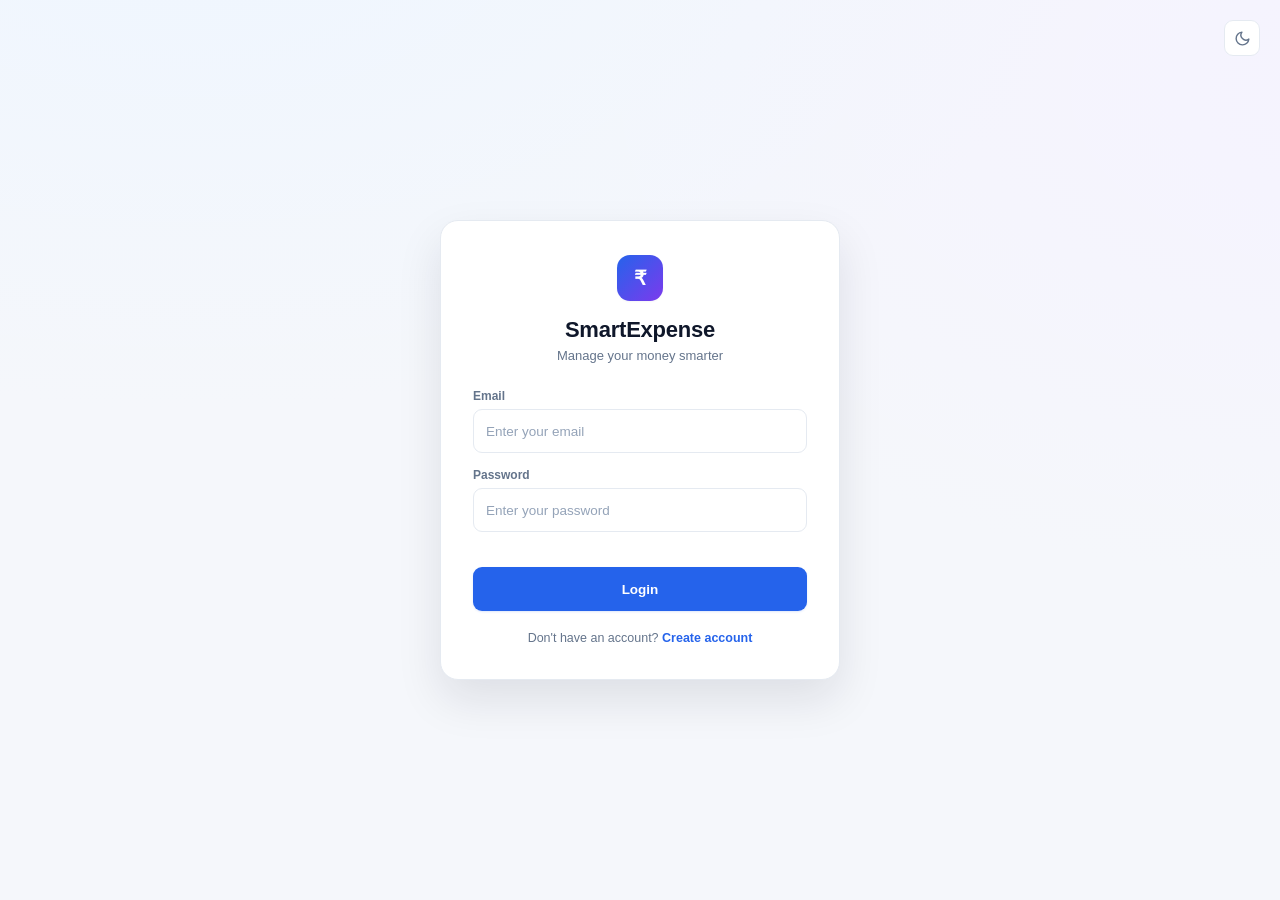
<file: index.html>
<!DOCTYPE html>
<html lang="en">
<head>
    <meta charset="UTF-8">
    <meta name="viewport" content="width=device-width, initial-scale=1.0">
    <title>SmartExpense</title>
    <link rel="icon" href="data:image/svg+xml,<svg xmlns=%22http://www.w3.org/2000/svg%22 viewBox=%220 0 100 100%22><text y=%22.9em%22 font-size=%2290%22>💸</text></svg>">
    <!-- Fallback for browsers with JS disabled -->
    <noscript><meta http-equiv="refresh" content="0; url=login.html"></noscript>
    <style>
        * { box-sizing: border-box; margin: 0; padding: 0; }
        body {
            min-height: 100vh;
            display: flex;
            align-items: center;
            justify-content: center;
            font-family: -apple-system, BlinkMacSystemFont, "Segoe UI", Roboto, Helvetica, Arial, sans-serif;
            background:
                radial-gradient(900px 500px at 15% -10%, #eff6ff, transparent),
                radial-gradient(900px 500px at 110% 10%, #f5f3ff, transparent),
                #f5f7fb;
        }
        .splash {
            display: flex;
            flex-direction: column;
            align-items: center;
            gap: 14px;
        }
        .logo {
            width: 52px;
            height: 52px;
            display: grid;
            place-items: center;
            border-radius: 15px;
            color: #fff;
            font-weight: 700;
            font-size: 22px;
            background: linear-gradient(135deg, #2563eb, #7c3aed);
            box-shadow: 0 10px 30px rgba(37, 99, 235, 0.25);
            animation: pulse 1.4s ease-in-out infinite;
        }
        @keyframes pulse {
            0%, 100% { transform: scale(1); }
            50% { transform: scale(1.06); }
        }
        .splash p {
            font-size: 13px;
            color: #64748b;
        }
    </style>
    <script>
        (function () {
            var user = localStorage.getItem("smartExpenseCurrentUser");
            window.location.replace(user ? "dashboard.html" : "login.html");
        })();
    </script>
</head>
<body>
    <div class="splash">
        <div class="logo">₹</div>
        <p>Loading SmartExpense…</p>
    </div>
</body>
</html>
</file>
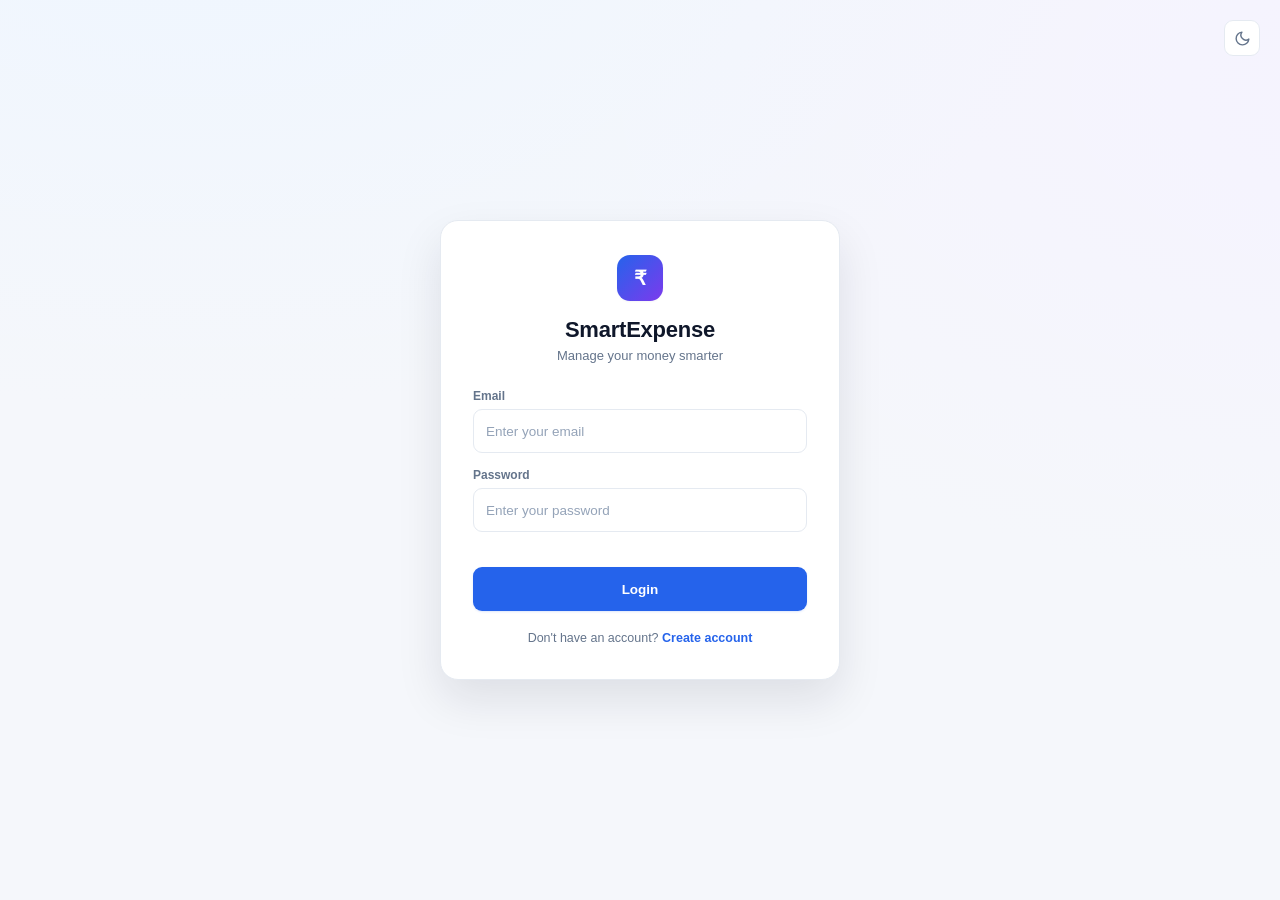
<file: analytics.html>
<!DOCTYPE html>
<html lang="en">
<head>
    <meta charset="UTF-8">
    <meta name="viewport" content="width=device-width, initial-scale=1.0">
    <title>Analytics | SmartExpense</title>
    <link rel="icon"
        href="data:image/svg+xml,<svg xmlns='http://www.w3.org/2000/svg' viewBox='0 0 100 100'><text y='.9em' font-size='90'>💸</text></svg>">

    <link rel="stylesheet" href="theme.css">
    <link rel="stylesheet" href="analytics.css">
    <script>
        const theme = localStorage.getItem("smartExpenseTheme");

        if (theme === "dark") {
            document.documentElement.setAttribute("data-theme", "dark");
        }
    </script>
</head>
<body>
    <!-- NAVBAR -->
    <nav class="navbar">
        <a href="dashboard.html" class="brand">
            <div class="logo">₹</div>
            SmartExpense
        </a>
        <div class="nav-links">
            <a href="dashboard.html">
                Dashboard
            </a>
            <a href="budget.html">
                Budget
            </a>
            <a href="transactions.html">
                Transactions
            </a>
            <a href="analytics.html" class="active">
                Analytics
            </a>
        </div>
        <div class="profile-area">
            <!-- Theme -->
            <button
                class="icon-btn theme-toggle"
                id="themeToggle"
                type="button">
                <svg class="moon"
                    viewBox="0 0 24 24"
                    fill="none"
                    stroke="currentColor"
                    stroke-width="2">
                    <path d="M21 12.79A9 9 0 1 1 11.21 3
                             7 7 0 0 0 21 12.79z">
                    </path>
                </svg>
                <svg class="sun"
                    viewBox="0 0 24 24"
                    fill="none"
                    stroke="currentColor"
                    stroke-width="2">
                    <circle cx="12" cy="12" r="4"></circle
                    <path d="M12 2v2
                             M12 20v2
                             M4.93 4.93l1.41 1.41
                             M17.66 17.66l1.41 1.41
                             M2 12h2
                             M20 12h2
                             M6.34 17.66l-1.41 1.41
                             M19.07 4.93l-1.41 1.41">
                    </path>
                </svg>
            </button>
            <!-- User -->
            <div class="avatar" id="userAvatar">
                U
            </div>
            <div class="profile-meta">
                <span class="profile-name" id="userName">
                    User
                </span>

            </div>
            <!-- Logout -->
            <button class="logout" id="logoutBtn">
                <svg
                    viewBox="0 0 24 24"
                    fill="none"
                    stroke="currentColor"
                    stroke-width="2">
                    <path d="M9 21H5a2 2 0 0 1-2-2V5
                             a2 2 0 0 1 2-2h4">
                    </path>
                    <polyline points="16 17 21 12 16 7">
                    </polyline>
                    <line x1="21" y1="12" x2="9" y2="12">
                    </line>
                </svg>
                Logout
            </button>
        </div>

    </nav>
    <!-- ANALYTICS -->
    <main class="analytics">
        <div class="page-heading">
            <h1>Analytics</h1>
            <p>
                Understand your spending habits.
            </p>

        </div>
        <!-- CHARTS -->
        <div class="chart-grid">
            <!-- INCOME VS EXPENSE -->
            <div class="chart-card">
                <h2>Income vs Expense</h2>
                <div class="income-chart">
                    <div class="bar-row">
                        <p>
                            Income
                            <strong id="analyticsIncome">
                                ₹0
                            </strong>
                        </p>
                        <div class="bar">
                            <span
                                id="incomeBar"
                                class="income-fill">
                            </span>
                        </div>

                    </div>
                    <div class="bar-row">
                        <p>
                            Expense
                            <strong id="analyticsExpense">
                                ₹0
                            </strong>
                        </p>
                        <div class="bar">
                            <span
                                id="expenseBar"
                                class="expense-fill">
                            </span>
                        </div>
                    </div>
                </div>
                <div
                    class="savings-rate"
                    id="savingsRate">
                </div>

            </div>
            <!-- TOP CATEGORY -->
            <div class="chart-card">
                <h2>Top Spending Category</h2>
                <p
                    id="topCategory"
                    class="top-category-label">

                    No data available
                </p>
                <div class="bar">
                    <span
                        id="categoryBar"
                        class="category-fill-bar">
                    </span>
                </div>
            </div>
        </div>
        <!-- FULL BREAKDOWN -->
        <div class="chart-card full-width">
            <h2>Spending by Category</h2>
            <p class="muted">
                Every category, ranked by total spend.
            </p>
            <div
                id="fullBreakdown"
                class="full-breakdown">
            </div>
        </div>
    </main>
    <footer>
        © 2026 SmartExpense — Built for smarter money habits
    </footer>
    <script src="shared.js"></script>
    <script src="analytics.js"></script>
</body>
</html>
</file>
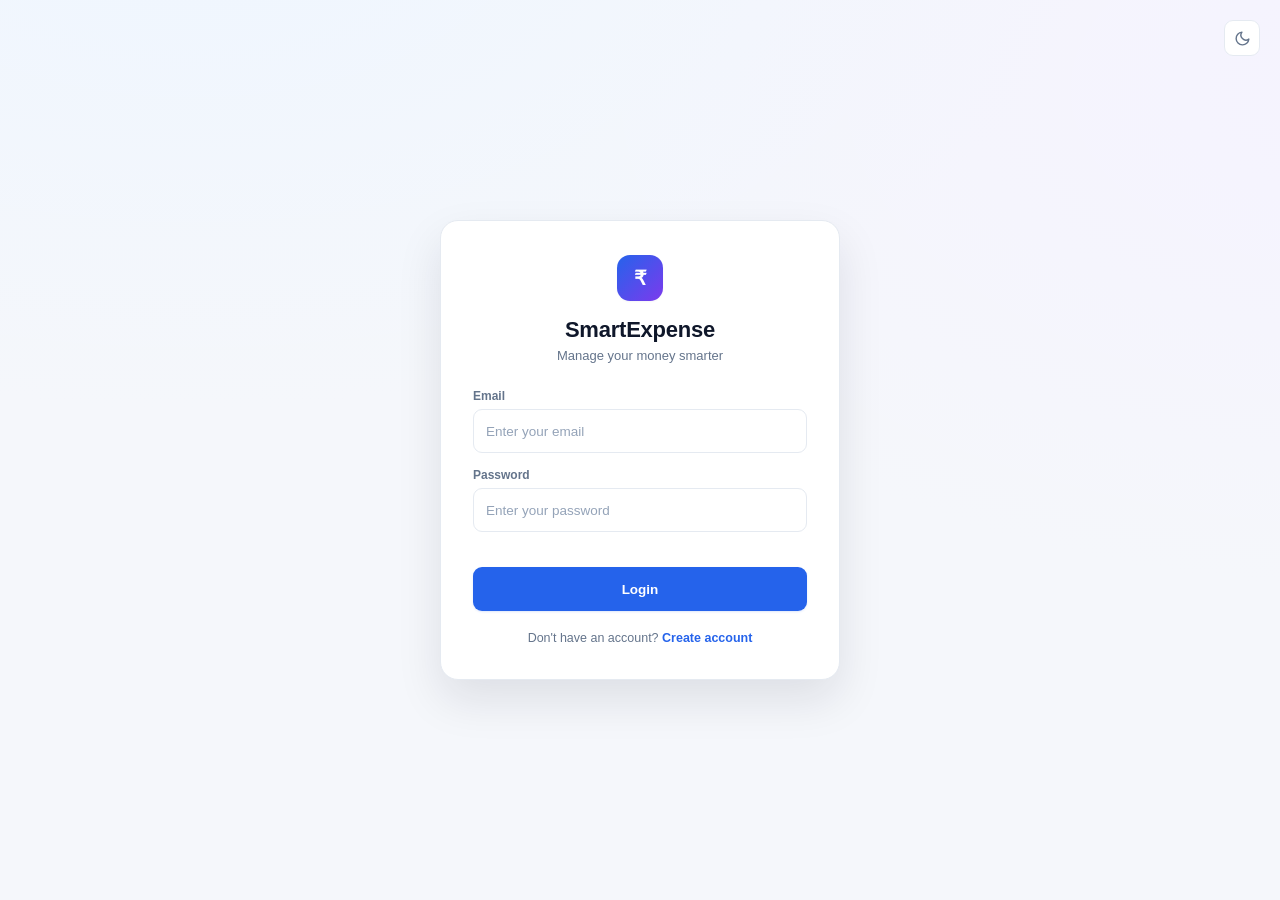
<file: budget.html>
<!DOCTYPE html>
<html lang="en">
<head>
    <meta charset="UTF-8">
    <meta
        name="viewport"
        content="width=device-width, initial-scale=1.0"
    >
    <title>Budget | SmartExpense</title>
    <link rel="icon" href="data:image/svg+xml,<svg xmlns=%22http://www.w3.org/2000/svg%22 viewBox=%220 0 100 100%22><text y=%22.9em%22 font-size=%2290%22>💸</text></svg>">
    <link rel="stylesheet" href="theme.css">
    <link
        rel="stylesheet"
        href="budget.css"
    >
    <script>
        (function () {
            var t = localStorage.getItem("smartExpenseTheme");
            if (t === "dark") document.documentElement.setAttribute("data-theme", "dark");
        })();
    </script>
</head>
<body>
<!-- NAVBAR -->
<nav class="navbar">
    <a href="dashboard.html" class="brand">
        <div class="logo">₹</div>
        SmartExpense
    </a>
    <div class="nav-links">
        <a href="dashboard.html">
            <svg viewBox="0 0 24 24" fill="none" stroke="currentColor" stroke-width="2" stroke-linecap="round" stroke-linejoin="round"><rect x="3" y="3" width="7" height="7"/><rect x="14" y="3" width="7" height="7"/><rect x="14" y="14" width="7" height="7"/><rect x="3" y="14" width="7" height="7"/></svg>
            Dashboard
        </a>
        <a href="budget.html" class="active">
            <svg viewBox="0 0 24 24" fill="none" stroke="currentColor" stroke-width="2" stroke-linecap="round" stroke-linejoin="round"><path d="M21 12V7H5a2 2 0 0 1 0-4h14v4"/><path d="M3 5v14a2 2 0 0 0 2 2h16v-5"/><path d="M18 12a2 2 0 0 0 0 4h4v-4Z"/></svg>
            Budget
        </a>
        <a href="transactions.html">
            <svg viewBox="0 0 24 24" fill="none" stroke="currentColor" stroke-width="2" stroke-linecap="round" stroke-linejoin="round"><line x1="8" y1="6" x2="21" y2="6"/><line x1="8" y1="12" x2="21" y2="12"/><line x1="8" y1="18" x2="21" y2="18"/><line x1="3" y1="6" x2="3.01" y2="6"/><line x1="3" y1="12" x2="3.01" y2="12"/><line x1="3" y1="18" x2="3.01" y2="18"/></svg>
            Transactions
        </a>
        <a href="analytics.html">
            <svg viewBox="0 0 24 24" fill="none" stroke="currentColor" stroke-width="2" stroke-linecap="round" stroke-linejoin="round"><line x1="12" y1="20" x2="12" y2="10"/><line x1="18" y1="20" x2="18" y2="4"/><line x1="6" y1="20" x2="6" y2="16"/></svg>
            Analytics
        </a>
    </div>
    <div class="profile-area">
        <button class="icon-btn theme-toggle" id="themeToggle" type="button" aria-label="Toggle dark mode">
            <svg class="moon" viewBox="0 0 24 24" fill="none" stroke="currentColor" stroke-width="2" stroke-linecap="round" stroke-linejoin="round"><path d="M21 12.79A9 9 0 1 1 11.21 3 7 7 0 0 0 21 12.79z"/></svg>
            <svg class="sun" viewBox="0 0 24 24" fill="none" stroke="currentColor" stroke-width="2" stroke-linecap="round" stroke-linejoin="round"><circle cx="12" cy="12" r="4"/><path d="M12 2v2M12 20v2M4.93 4.93l1.41 1.41M17.66 17.66l1.41 1.41M2 12h2M20 12h2M6.34 17.66l-1.41 1.41M19.07 4.93l-1.41 1.41"/></svg>
        </button>
        <div class="avatar" id="userAvatar">U</div>
        <div class="profile-meta">
            <span class="profile-name" id="userName">User</span>
        </div
        <button class="logout" id="logoutBtn">
            <svg viewBox="0 0 24 24" fill="none" stroke="currentColor" stroke-width="2" stroke-linecap="round" stroke-linejoin="round"><path d="M9 21H5a2 2 0 0 1-2-2V5a2 2 0 0 1 2-2h4"/><polyline points="16 17 21 12 16 7"/><line x1="21" y1="12" x2="9" y2="12"/></svg>
            Logout
        </button>
    </div>
</nav>
<main class="budget-page">
    <div class="page-heading">
        <h1>Monthly Budget</h1>
        <p>
            Set a spending limit and track your progress.
        </p>
    </div>
    <div class="budget-card">
        <div class="budget-form">
            <input
                type="number"
                id="budgetInput"
                placeholder="Enter budget amount"
                min="1"
            >
            <button id="saveBudget" class="btn">
                Set Budget
            </button>
        </div>
        <div class="budget-info">
            <div>
                <span>Budget</span>
                <strong id="budgetAmount">
                    ₹0
                </strong>
            </div>
            <div>
                <span>Spent</span>
                <strong id="budgetSpent">
                    ₹0
                </strong>
            </div>
            <div>
                <span>Remaining</span>

                <strong id="budgetRemaining">
                    ₹0
                </strong>
            </div>
        </div>
        <div class="progress">
            <div
                class="progress-bar"
                id="budgetProgress"
            ></div>
        </div>
        <p id="budgetMessage">
            Set your monthly budget to start.
        </p>
    </div>
    <!-- CATEGORY BREAKDOWN -->
    <div class="budget-card">
        <div class="section-title">
            <h2>Spending by Category</h2>
            <p>How this month's expenses are split across categories.</p>
        </div>
        <div id="categoryBreakdown" class="category-breakdown">
            <div class="empty-state">
                <svg viewBox="0 0 24 24" fill="none" stroke="currentColor" stroke-width="1.6" stroke-linecap="round" stroke-linejoin="round"><path d="M21 12V7H5a2 2 0 0 1 0-4h14v4"/><path d="M3 5v14a2 2 0 0 0 2 2h16v-5"/><path d="M18 12a2 2 0 0 0 0 4h4v-4Z"/></svg>
                <strong>No expenses recorded yet</strong>
                <span>Add transactions to see the breakdown here</span>
            </div>
        </div>
    </div>
</main>
<footer>
    © 2026 SmartExpense — Built for smarter money habits
</footer>
<script src="shared.js"></script>
<script src="budget.js"></script>
<script src="auth.js"></script>
</body>
</html>
</file>
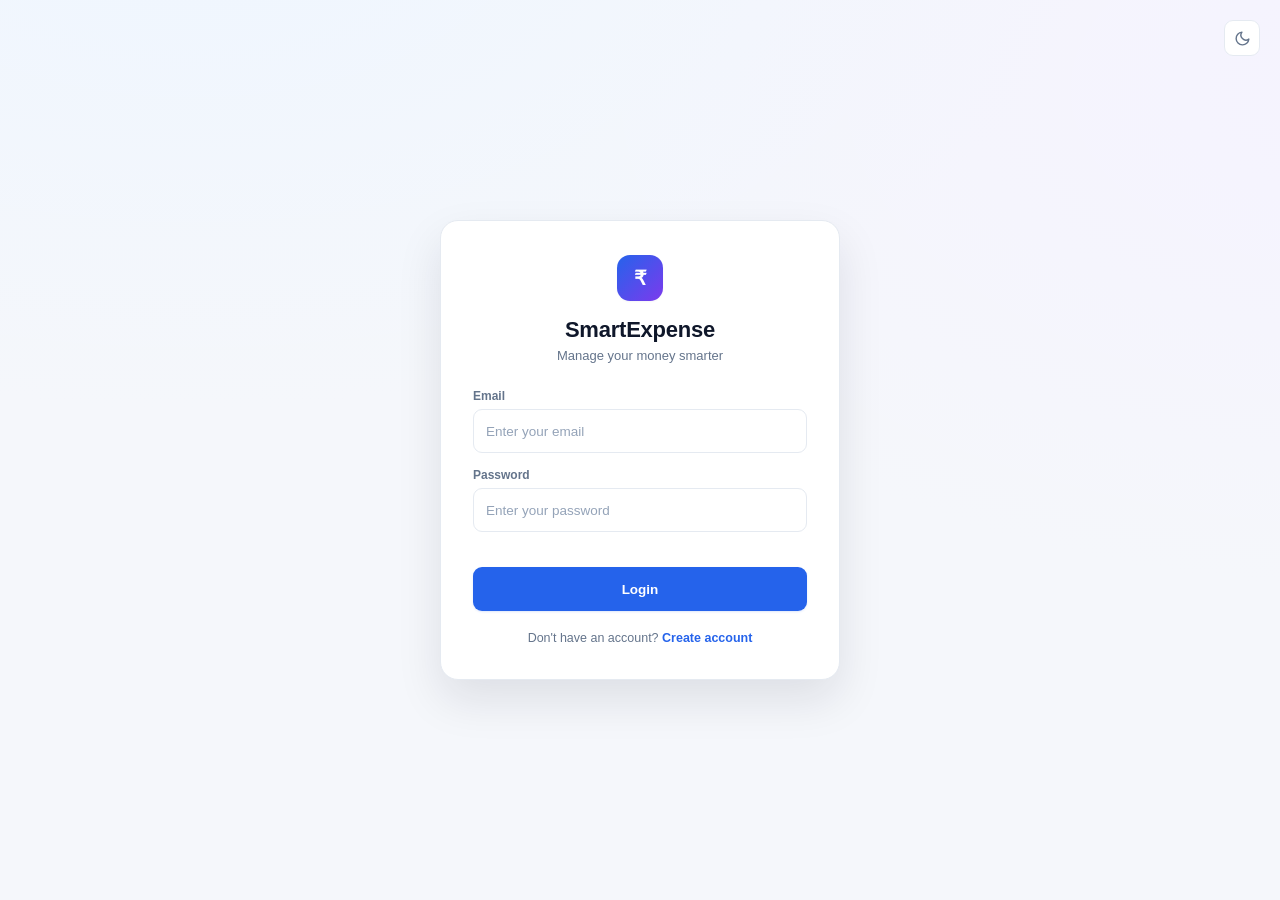
<file: dashboard.html>
<!DOCTYPE html>
<html lang="en">
<head>
    <meta charset="UTF-8">
    <meta name="viewport" content="width=device-width, initial-scale=1.0">
    <title>Dashboard | SmartExpense</title>
    <link rel="stylesheet" href="theme.css">
    <link rel="stylesheet" href="dashboard.css">

    <script>
        if (localStorage.getItem("smartExpenseTheme") === "dark") {
            document.documentElement.setAttribute("data-theme", "dark");
        }
    </script>
</head>

<body>

<nav class="navbar">

    <a href="dashboard.html" class="brand">
        <div class="logo">₹</div>
        SmartExpense
    </a>

    <div class="nav-links">
        <a href="dashboard.html" class="active">Dashboard</a>
        <a href="budget.html">Budget</a>
        <a href="transactions.html">Transactions</a>
        <a href="analytics.html">Analytics</a>
    </div>

    <div class="profile-area">

        <button class="icon-btn theme-toggle" id="themeToggle" type="button">
            🌙
        </button>

        <div class="avatar" id="userAvatar">U</div>

        <div class="profile-meta">
            <span class="profile-name" id="userName">User</span>
            <small>Welcome back</small>
        </div>

        <button class="logout" id="logoutBtn" type="button">
            Logout
        </button>

    </div>
</nav>

<main class="dashboard">

    <section class="hero">
        <h1>
            <span id="greetingWord">Welcome back</span>,
            <span id="welcomeName">User</span> 👋
        </h1>
        <p>Your financial overview at a glance.</p>
    </section>

    <section class="stats">

        <div class="card">
            <div class="card-top">
                <p>Total Income</p>
                <span class="card-icon income-icon">↑</span>
            </div>
            <h2 class="income" id="totalIncome">₹0</h2>
        </div>

        <div class="card">
            <div class="card-top">
                <p>Total Expenses</p>
                <span class="card-icon expense-icon">↓</span>
            </div>
            <h2 class="expense" id="totalExpense">₹0</h2>
        </div>

        <div class="card">
            <div class="card-top">
                <p>Balance</p>
                <span class="card-icon balance-icon">₹</span>
            </div>
            <h2 class="balance" id="totalBalance">₹0</h2>
        </div>

        <div class="card">
            <div class="card-top">
                <p>Transactions</p>
                <span class="card-icon count-icon">☷</span>
            </div>
            <h2 id="transactionCount">0</h2>
        </div>

    </section>

    <section class="main-grid">

        <div class="panel">

            <div class="panel-header">
                <div>
                    <h2>Add Transaction</h2>
                    <p>Record your income or expense</p>
                </div>
            </div>

            <form id="transactionForm">

                <div class="transaction-toggle">

                    <label class="toggle-option">
                        <input type="radio" name="type" value="income" checked>
                        <span>Income</span>
                    </label>

                    <label class="toggle-option">
                        <input type="radio" name="type" value="expense">
                        <span>Expense</span>
                    </label>

                </div>

                <div class="form-grid">

                    <div>
                        <label>Amount</label>
                        <input
                            type="number"
                            id="amount"
                            placeholder="₹0"
                            min="0.01"
                            step="0.01"
                            required
                        >
                    </div>

                    <div>
                        <label>Category</label>
                        <select id="category" required>
                            <option value="">Select</option>
                            <option>Food</option>
                            <option>Travel</option>
                            <option>Shopping</option>
                            <option>Bills</option>
                            <option>Education</option>
                            <option>Salary</option>
                            <option>Other</option>
                        </select>
                    </div>

                </div>

                <div>
                    <label>Description</label>
                    <input
                        type="text"
                        id="description"
                        placeholder="Example: Lunch"
                        required
                    >
                </div>

                <div>
                    <label>Date</label>
                    <input type="date" id="date" required>
                </div>

                <button type="submit" class="btn">
                    + Add Transaction
                </button>

            </form>

        </div>

        <div class="panel">

            <div class="panel-header">
                <div>
                    <h2>Recent Transactions</h2>
                    <p>Your latest activity</p>
                </div>

                <a href="transactions.html" class="view-all">
                    View All
                </a>
            </div>

            <div class="recent-list" id="recentTransactions">

                <div class="empty-state">
                    <strong>No transactions yet</strong>
                    <span>Add your first one using the form</span>
                </div>

            </div>

        </div>

    </section>

</main>

<footer>
    © 2026 SmartExpense — Built for smarter money habits
</footer>

<script src="shared.js"></script>
<script src="dashboard.js"></script>
<script src="auth.js"></script>

</body>
</html>
</file>
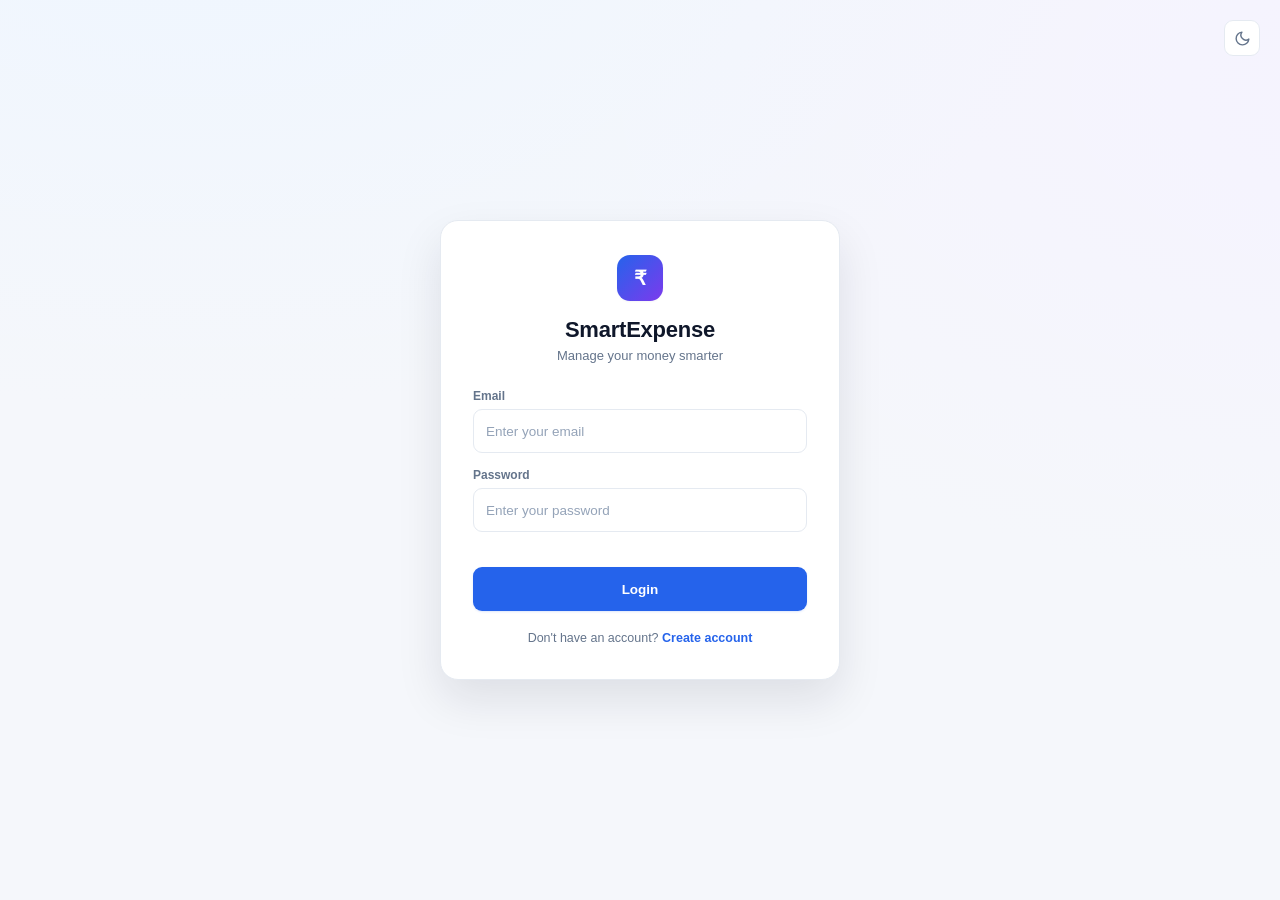
<file: login.html>
<!DOCTYPE html>
<html lang="en">
<head>
    <meta charset="UTF-8">
    <meta name="viewport" content="width=device-width, initial-scale=1.0">
    <title>Login | SmartExpense</title>
    <link rel="icon" href="data:image/svg+xml,<svg xmlns=%22http://www.w3.org/2000/svg%22 viewBox=%220 0 100 100%22><text y=%22.9em%22 font-size=%2290%22>💸</text></svg>">
    <link rel="stylesheet" href="theme.css">
    <link rel="stylesheet" href="login.css">
    <script>
        (function () {
            var t = localStorage.getItem("smartExpenseTheme");
            if (t === "dark") document.documentElement.setAttribute("data-theme", "dark");
        })();
    </script>
</head>
<body>
<button class="icon-btn theme-toggle auth-theme-toggle" id="themeToggle" type="button" aria-label="Toggle dark mode">
    <svg class="moon" viewBox="0 0 24 24" fill="none" stroke="currentColor" stroke-width="2" stroke-linecap="round" stroke-linejoin="round"><path d="M21 12.79A9 9 0 1 1 11.21 3 7 7 0 0 0 21 12.79z"/></svg>
    <svg class="sun" viewBox="0 0 24 24" fill="none" stroke="currentColor" stroke-width="2" stroke-linecap="round" stroke-linejoin="round"><circle cx="12" cy="12" r="4"/><path d="M12 2v2M12 20v2M4.93 4.93l1.41 1.41M17.66 17.66l1.41 1.41M2 12h2M20 12h2M6.34 17.66l-1.41 1.41M19.07 4.93l-1.41 1.41"/></svg>
</button>
<div class="login-page">
    <div class="login-card">
       <div class="logo">₹</div>
        <h1>SmartExpense</h1>
        <p class="subtitle">
            Manage your money smarter
        </p>
        <form id="loginForm">
            <label>Email</label>
            <input
                type="email"
                id="loginEmail"
                placeholder="Enter your email"
                required
            >
            <label>Password</label>
            <input
                type="password"
                id="loginPassword"
                placeholder="Enter your password"
                required
            >
            <p id="loginMessage"></p>
            <button type="submit" class="btn" style="width:100%;">
                Login
            </button>
        </form>
        <p class="signup-link">
            Don't have an account?
            <a href="signup.html">Create account</a>
        </p>
    </div>
</div>
<script src="shared.js"></script>
<script src="auth.js"></script>
</body>
</html>
</file>
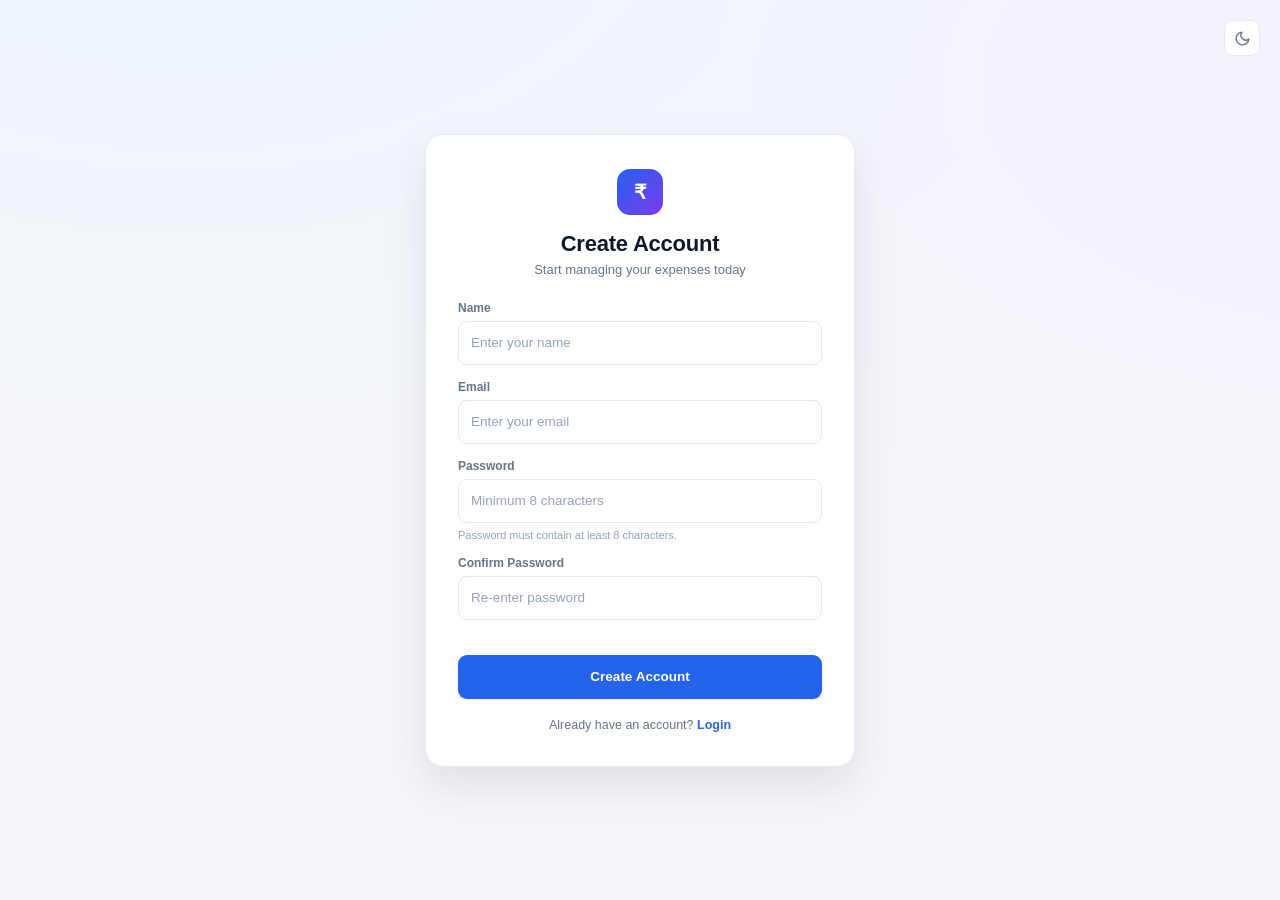
<file: signup.html>
<!DOCTYPE html>
<html lang="en">
<head>
    <meta charset="UTF-8">
    <meta name="viewport" content="width=device-width, initial-scale=1.0">
    <title>Sign Up | SmartExpense</title>
    <link rel="icon" href="data:image/svg+xml,<svg xmlns=%22http://www.w3.org/2000/svg%22 viewBox=%220 0 100 100%22><text y=%22.9em%22 font-size=%2290%22>💸</text></svg>">
    <link rel="stylesheet" href="theme.css">
    <link rel="stylesheet" href="signup.css">
    <script>
        (function () {
            var t = localStorage.getItem("smartExpenseTheme");
            if (t === "dark") document.documentElement.setAttribute("data-theme", "dark");
        })();
    </script>
</head>
<body>
<button class="icon-btn theme-toggle auth-theme-toggle" id="themeToggle" type="button" aria-label="Toggle dark mode">
    <svg class="moon" viewBox="0 0 24 24" fill="none" stroke="currentColor" stroke-width="2" stroke-linecap="round" stroke-linejoin="round"><path d="M21 12.79A9 9 0 1 1 11.21 3 7 7 0 0 0 21 12.79z"/></svg>
    <svg class="sun" viewBox="0 0 24 24" fill="none" stroke="currentColor" stroke-width="2" stroke-linecap="round" stroke-linejoin="round"><circle cx="12" cy="12" r="4"/><path d="M12 2v2M12 20v2M4.93 4.93l1.41 1.41M17.66 17.66l1.41 1.41M2 12h2M20 12h2M6.34 17.66l-1.41 1.41M19.07 4.93l-1.41 1.41"/></svg>
</button>
<div class="signup-page">
    <div class="signup-card">
        <div class="logo">₹</div>
        <h1>Create Account</h1>
        <p class="subtitle">
            Start managing your expenses today
        </p>
        <form id="signupForm">
            <label>Name</label>
            <input
                type="text"
                id="signupName"
                placeholder="Enter your name"
                required
            >
            <label>Email</label>
            <input
                type="email"
                id="signupEmail"
                placeholder="Enter your email"
                required
            >
            <label>Password</label>
            <input
                type="password"
                id="signupPassword"
                placeholder="Minimum 8 characters"
                required
            >
            <p class="password-info">
                Password must contain at least 8 characters.
            </p>
            <label>Confirm Password</label>
            <input
                type="password"
                id="confirmPassword"
                placeholder="Re-enter password"
                required
            >
            <p id="signupMessage"></p>
            <button type="submit" class="btn" style="width:100%;">
                Create Account
            </button>
        </form>
        <p class="login-link">
            Already have an account?
            <a href="login.html">Login</a>
        </p>
    </div>
</div>
<script src="shared.js"></script>
<script src="auth.js"></script>
</body>
</html>
</file>
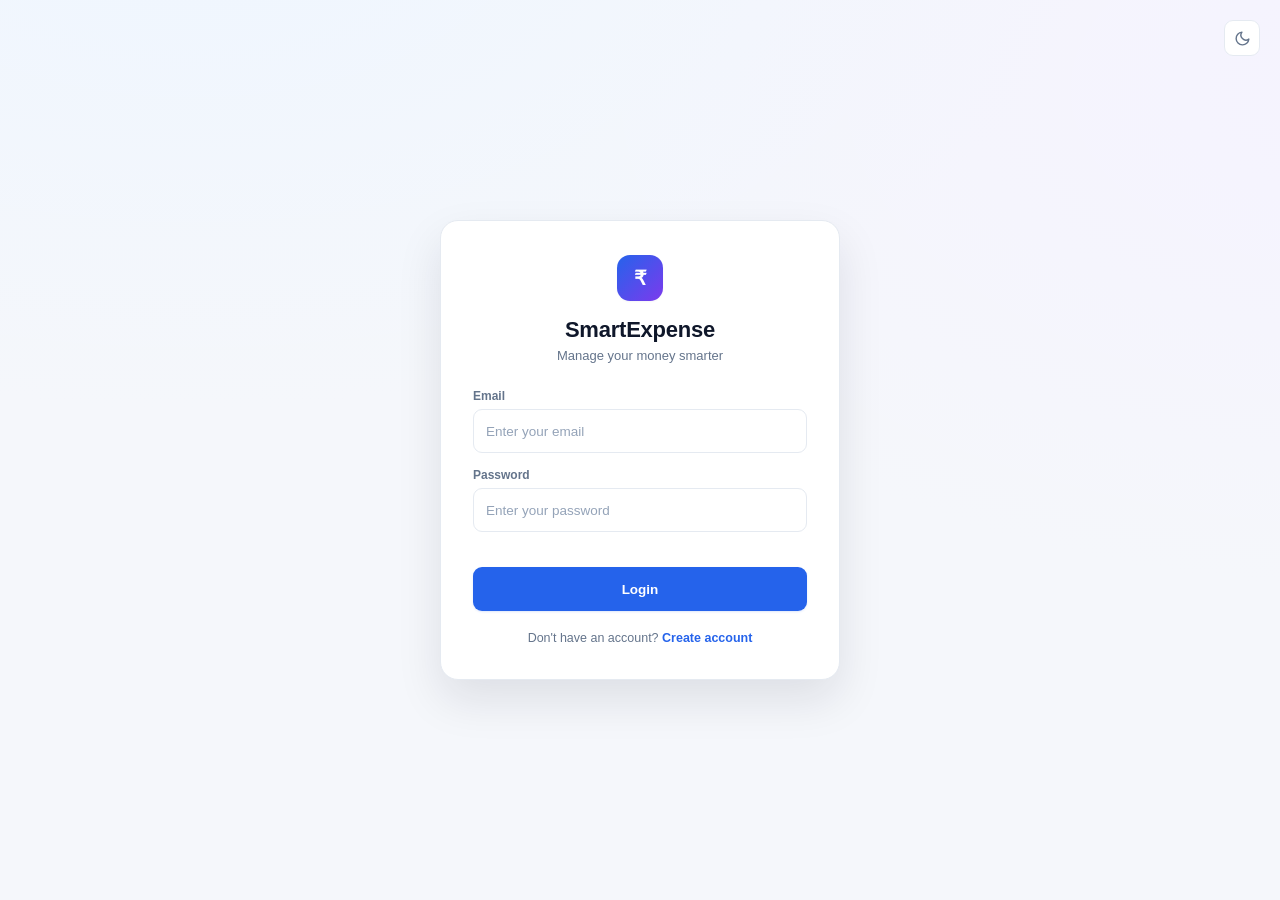
<file: transactions.html>
<!DOCTYPE html>
<html lang="en">
<head>
    <meta charset="UTF-8">
    <meta
        name="viewport"
        content="width=device-width, initial-scale=1.0"
    >
    <title>Transactions | SmartExpense</title>
    <link rel="icon" href="data:image/svg+xml,<svg xmlns=%22http://www.w3.org/2000/svg%22 viewBox=%220 0 100 100%22><text y=%22.9em%22 font-size=%2290%22>💸</text></svg>">
    <link rel="stylesheet" href="theme.css">
    <link
        rel="stylesheet"
        href="transactions.css"
    >
    <script>
        (function () {
            var t = localStorage.getItem("smartExpenseTheme");
            if (t === "dark") document.documentElement.setAttribute("data-theme", "dark");
        })();
    </script>
</head>
<body>
<!-- NAVBAR -->
<nav class="navbar">
    <a href="dashboard.html" class="brand">
        <div class="logo">₹</div>
        SmartExpense
    </a>
    <div class="nav-links">
        <a href="dashboard.html">
            <svg viewBox="0 0 24 24" fill="none" stroke="currentColor" stroke-width="2" stroke-linecap="round" stroke-linejoin="round"><rect x="3" y="3" width="7" height="7"/><rect x="14" y="3" width="7" height="7"/><rect x="14" y="14" width="7" height="7"/><rect x="3" y="14" width="7" height="7"/></svg>
            Dashboard
        </a>
        <a href="budget.html">
            <svg viewBox="0 0 24 24" fill="none" stroke="currentColor" stroke-width="2" stroke-linecap="round" stroke-linejoin="round"><path d="M21 12V7H5a2 2 0 0 1 0-4h14v4"/><path d="M3 5v14a2 2 0 0 0 2 2h16v-5"/><path d="M18 12a2 2 0 0 0 0 4h4v-4Z"/></svg>
            Budget
        </a>
        <a href="transactions.html" class="active">
            <svg viewBox="0 0 24 24" fill="none" stroke="currentColor" stroke-width="2" stroke-linecap="round" stroke-linejoin="round"><line x1="8" y1="6" x2="21" y2="6"/><line x1="8" y1="12" x2="21" y2="12"/><line x1="8" y1="18" x2="21" y2="18"/><line x1="3" y1="6" x2="3.01" y2="6"/><line x1="3" y1="12" x2="3.01" y2="12"/><line x1="3" y1="18" x2="3.01" y2="18"/></svg>
            Transactions
        </a>
        <a href="analytics.html">
            <svg viewBox="0 0 24 24" fill="none" stroke="currentColor" stroke-width="2" stroke-linecap="round" stroke-linejoin="round"><line x1="12" y1="20" x2="12" y2="10"/><line x1="18" y1="20" x2="18" y2="4"/><line x1="6" y1="20" x2="6" y2="16"/></svg>
            Analytics
        </a>
    </div>
    <div class="profile-area">
        <button class="icon-btn theme-toggle" id="themeToggle" type="button" aria-label="Toggle dark mode">
            <svg class="moon" viewBox="0 0 24 24" fill="none" stroke="currentColor" stroke-width="2" stroke-linecap="round" stroke-linejoin="round"><path d="M21 12.79A9 9 0 1 1 11.21 3 7 7 0 0 0 21 12.79z"/></svg>
            <svg class="sun" viewBox="0 0 24 24" fill="none" stroke="currentColor" stroke-width="2" stroke-linecap="round" stroke-linejoin="round"><circle cx="12" cy="12" r="4"/><path d="M12 2v2M12 20v2M4.93 4.93l1.41 1.41M17.66 17.66l1.41 1.41M2 12h2M20 12h2M6.34 17.66l-1.41 1.41M19.07 4.93l-1.41 1.41"/></svg>
        </button>
        <div class="avatar" id="userAvatar">U</div>
        <div class="profile-meta">
            <span class="profile-name" id="userName">User</span>
        </div>
        <button class="logout" id="logoutBtn">
            <svg viewBox="0 0 24 24" fill="none" stroke="currentColor" stroke-width="2" stroke-linecap="round" stroke-linejoin="round"><path d="M9 21H5a2 2 0 0 1-2-2V5a2 2 0 0 1 2-2h4"/><polyline points="16 17 21 12 16 7"/><line x1="21" y1="12" x2="9" y2="12"/></svg>
            Logout
        </button>
    </div>
</nav>
<main class="transactions">
    <div class="page-heading">
        <div>
            <h1>Transactions</h1>
            <p>Search, filter, and manage everything you've logged.</p>
        </div>
        <button id="exportCsv" class="btn secondary">
            <svg viewBox="0 0 24 24" fill="none" stroke="currentColor" stroke-width="2" stroke-linecap="round" stroke-linejoin="round" width="15" height="15"><path d="M21 15v4a2 2 0 0 1-2 2H5a2 2 0 0 1-2-2v-4"/><polyline points="7 10 12 15 17 10"/><line x1="12" y1="15" x2="12" y2="3"/></svg>
            Export CSV
        </button>
    </div>
    <div class="transaction-card">
        <div class="filters">
            <div class="search-wrap">
                <svg viewBox="0 0 24 24" fill="none" stroke="currentColor" stroke-width="2" stroke-linecap="round" stroke-linejoin="round"><circle cx="11" cy="11" r="8"/><line x1="21" y1="21" x2="16.65" y2="16.65"/></svg>
                <input
                    type="text"
                    id="searchInput"
                    placeholder="Search by description..."
                >
            </div>
            <select id="typeFilter">
                <option value="all">All Types</option>
                <option value="income">Income</option>
                <option value="expense">Expense</option>
            </select>
            <select id="categoryFilter">
                <option value="all">All Categories</option>
                <option>Food</option>
                <option>Travel</option>
                <option>Shopping</option>
                <option>Bills</option>
                <option>Education</option>
                <option>Salary</option>
                <option>Other</option>
            </select>
        </div>
        <div class="table-wrap">
            <table>
                <thead>
                    <tr>
                        <th>Date</th>
                        <th>Description</th>
                        <th>Category</th>
                        <th>Type</th>
                        <th>Amount</th>
                        <th></th>
                    </tr>
                </thead>
                <tbody id="transactionTable"></tbody>
            </table>
        </div>
    </div>
</main>
<footer>
    © 2026 SmartExpense — Built for smarter money habits
</footer>
<script src="shared.js"></script>
<script src="transactions.js"></script>
<script src="auth.js"></script>
</body>
</html>
</file>
<file: theme.css>
:root {
    --brand: #2563eb;
    --brand-dark: #1d4ed8;
    --brand-light: #eff6ff;
    --accent: #7c3aed;
    --accent-light: #f5f3ff;
    --success: #059669;
    --success-light: #ecfdf5;
    --danger: #e11d48;
    --danger-light: #fff1f2;
    --warning: #d97706;
    --warning-light: #fffbeb;
    --bg: #f5f7fb;
    --surface: #ffffff;
    --surface-alt: #f8fafc;
    --border: #e5eaf1;
    --text: #0f172a;
    --text-muted: #64748b;
    --text-faint: #94a3b8;
    --radius-sm: 8px;
    --radius-md: 14px;
    --radius-lg: 18px;
    --shadow-sm: 0 1px 2px rgba(15, 23, 42, 0.04);
    --shadow-md: 0 10px 30px rgba(15, 23, 42, 0.06);
    --shadow-lg: 0 20px 45px rgba(15, 23, 42, 0.10);
    --font: "Inter", -apple-system, BlinkMacSystemFont, "Segoe UI", Roboto, Helvetica, Arial, sans-serif;
    color-scheme: light;
}
[data-theme="dark"] {
    --bg: #0b1120;
    --surface: #131c2e;
    --surface-alt: #17233a;
    --border: #24314a;
    --text: #e7ecf5;
    --text-muted: #97a4bb;
    --text-faint: #64748b;

    --brand-light: #16233f;
    --accent-light: #221c3e;
    --success-light: #0e2b25;
    --danger-light: #34141d;
    --warning-light: #33260c;

    --shadow-sm: 0 1px 2px rgba(0, 0, 0, 0.25);
    --shadow-md: 0 10px 30px rgba(0, 0, 0, 0.35);
    --shadow-lg: 0 20px 45px rgba(0, 0, 0, 0.45);

    color-scheme: dark;
}

* {
    box-sizing: border-box;
    margin: 0;
    padding: 0;
}

body {
    font-family: var(--font);
    background: var(--bg);
    color: var(--text);
    transition: background 0.2s ease, color 0.2s ease;
    -webkit-font-smoothing: antialiased;
}

::selection {
    background: var(--brand);
    color: #fff;
}

a { color: inherit; }

/* =========================================================
   Navbar
   ========================================================= */

.navbar {
    position: sticky;
    top: 0;
    z-index: 50;
    height: 66px;
    display: flex;
    align-items: center;
    gap: 18px;
    padding: 0 5%;
    background: var(--surface);
    border-bottom: 1px solid var(--border);
    backdrop-filter: saturate(180%) blur(8px);
}

.brand {
    display: flex;
    align-items: center;
    gap: 10px;
    margin-right: auto;
    font-weight: 700;
    font-size: 15px;
    letter-spacing: -0.01em;
    color: var(--text);
    text-decoration: none;
}

.logo {
    width: 34px;
    height: 34px;
    display: grid;
    place-items: center;
    border-radius: 10px;
    color: #fff;
    font-weight: 700;
    background: linear-gradient(135deg, var(--brand), var(--accent));
    box-shadow: var(--shadow-sm);
}

.nav-links {
    display: flex;
    gap: 6px;
}

.nav-links a {
    display: flex;
    align-items: center;
    gap: 7px;
    text-decoration: none;
    color: var(--text-muted);
    font-size: 13px;
    font-weight: 500;
    padding: 8px 12px;
    border-radius: 8px;
    transition: background 0.15s ease, color 0.15s ease;
}

.nav-links a:hover {
    background: var(--surface-alt);
    color: var(--text);
}

.nav-links a.active {
    background: var(--brand-light);
    color: var(--brand);
}

.nav-links a svg {
    width: 15px;
    height: 15px;
    flex-shrink: 0;
}

.profile-area {
    display: flex;
    align-items: center;
    gap: 14px;
}

.icon-btn {
    display: grid;
    place-items: center;
    width: 36px;
    height: 36px;
    border-radius: 9px;
    border: 1px solid var(--border);
    background: var(--surface);
    color: var(--text-muted);
    cursor: pointer;
    transition: background 0.15s ease, color 0.15s ease, transform 0.1s ease;
}

.icon-btn:hover {
    background: var(--surface-alt);
    color: var(--text);
}

.icon-btn:active { transform: scale(0.94); }

.icon-btn svg { width: 17px; height: 17px; }

.theme-toggle .sun { display: none; }
[data-theme="dark"] .theme-toggle .sun { display: block; }
[data-theme="dark"] .theme-toggle .moon { display: none; }

.avatar {
    width: 34px;
    height: 34px;
    display: grid;
    place-items: center;
    border-radius: 50%;
    color: #fff;
    font-weight: 700;
    font-size: 13px;
    background: linear-gradient(135deg, var(--brand), var(--accent));
    flex-shrink: 0;
}

.profile-name {
    font-size: 13px;
    font-weight: 600;
    color: var(--text);
}

.profile-meta {
    display: flex;
    flex-direction: column;
    line-height: 1.25;
}

.profile-meta small {
    font-size: 11px;
    color: var(--text-faint);
}

.logout {
    display: flex;
    align-items: center;
    gap: 6px;
    padding: 8px 13px;
    border: 1px solid var(--danger-light);
    border-radius: 8px;
    color: var(--danger);
    background: var(--danger-light);
    font-size: 12px;
    font-weight: 600;
    cursor: pointer;
    transition: filter 0.15s ease;
    font-family: var(--font);
}

.logout:hover { filter: brightness(0.96); }
.logout svg { width: 14px; height: 14px; }

/* =========================================================
   Buttons & Inputs (shared across pages)
   ========================================================= */

.btn {
    display: inline-flex;
    align-items: center;
    justify-content: center;
    gap: 8px;
    border: 0;
    border-radius: 9px;
    padding: 0 18px;
    height: 44px;
    font-family: var(--font);
    font-weight: 600;
    font-size: 13.5px;
    cursor: pointer;
    background: var(--brand);
    color: #fff;
    transition: background 0.15s ease, transform 0.1s ease, box-shadow 0.15s ease;
    box-shadow: 0 1px 2px rgba(37, 99, 235, 0.15);
}

.btn:hover { background: var(--brand-dark); }
.btn:active { transform: translateY(1px); }

.btn.secondary {
    background: var(--surface);
    color: var(--text);
    border: 1px solid var(--border);
    box-shadow: none;
}

.btn.secondary:hover { background: var(--surface-alt); }

label {
    display: block;
    margin-bottom: 6px;
    font-size: 12px;
    font-weight: 600;
    color: var(--text-muted);
}

input,
select {
    width: 100%;
    height: 44px;
    padding: 10px 12px;
    margin-bottom: 15px;
    border: 1px solid var(--border);
    border-radius: 9px;
    outline: none;
    background: var(--surface);
    color: var(--text);
    font-family: var(--font);
    font-size: 13.5px;
    transition: border-color 0.15s ease, box-shadow 0.15s ease;
}

input::placeholder { color: var(--text-faint); }

input:focus,
select:focus {
    border-color: var(--brand);
    box-shadow: 0 0 0 3px var(--brand-light);
}

/* =========================================================
   Footer
   ========================================================= */

footer {
    text-align: center;
    padding: 26px 20px 40px;
    font-size: 12px;
    color: var(--text-faint);
}

/* =========================================================
   Toasts
   ========================================================= */

#toastStack {
    position: fixed;
    bottom: 24px;
    right: 24px;
    z-index: 999;
    display: flex;
    flex-direction: column;
    gap: 10px;
    max-width: 320px;
}

.toast {
    display: flex;
    align-items: flex-start;
    gap: 10px;
    padding: 13px 15px;
    border-radius: 11px;
    background: var(--surface);
    border: 1px solid var(--border);
    box-shadow: var(--shadow-lg);
    font-size: 13px;
    color: var(--text);
    animation: toast-in 0.22s ease;
}

.toast.success { border-left: 3px solid var(--success); }
.toast.error { border-left: 3px solid var(--danger); }
.toast.info { border-left: 3px solid var(--brand); }

.toast .toast-icon {
    flex-shrink: 0;
    width: 17px;
    height: 17px;
    margin-top: 1px;
}

.toast.success .toast-icon { color: var(--success); }
.toast.error .toast-icon { color: var(--danger); }
.toast.info .toast-icon { color: var(--brand); }

@keyframes toast-in {
    from { opacity: 0; transform: translateY(8px); }
    to { opacity: 1; transform: translateY(0); }
}

.toast.leaving {
    animation: toast-out 0.18s ease forwards;
}

@keyframes toast-out {
    to { opacity: 0; transform: translateY(6px); }
}

/* =========================================================
   Misc utility
   ========================================================= */

.empty-state {
    display: flex;
    flex-direction: column;
    align-items: center;
    text-align: center;
    gap: 8px;
    padding: 40px 20px;
    color: var(--text-faint);
}

.empty-state svg {
    width: 34px;
    height: 34px;
    color: var(--text-faint);
    margin-bottom: 4px;
}

.empty-state strong {
    color: var(--text-muted);
    font-size: 13px;
}

.empty-state span {
    font-size: 12px;
}

@media (max-width: 760px) {
    .nav-links { display: none; }
    .profile-name, .profile-meta small { display: none; }
}
</file>
<file: analytics.css>
.analytics {
    width: 90%;
    max-width: 1100px;
    margin: auto;
    padding: 35px 0 20px;
}
.page-heading {
    margin-bottom: 22px;
}
.page-heading h1 {
    font-size: 26px;
    letter-spacing: -0.01em;
    margin-bottom: 5px;
}
.page-heading p {
    color: var(--text-muted);
    font-size: 13px;
}
.chart-grid {
    display: grid;
    grid-template-columns: 1fr 1fr;
    gap: 18px;
}
.chart-card {
    padding: 24px;
    background: var(--surface);
    border: 1px solid var(--border);
    border-radius: var(--radius-md);
    box-shadow: var(--shadow-sm);
}
.chart-card.full-width {
    margin-top: 18px;
}
.chart-card h2 {
    font-size: 15.5px;
    letter-spacing: -0.01em;
}
.chart-card .muted {
    margin-top: 4px;
    font-size: 12px;
    color: var(--text-muted);
}
.bar-row {
    margin-top: 18px;
}
.bar-row:first-child {
    margin-top: 22px;
}
.bar-row p {
    display: flex;
    justify-content: space-between;
    font-size: 12.5px;
    color: var(--text-muted);
    margin-bottom: 8px;
}
.bar-row p strong {
    color: var(--text);
    font-weight: 700;
}
.bar {
    height: 10px;
    background: var(--surface-alt);
    border: 1px solid var(--border);
    border-radius: 10px;
    overflow: hidden;
}
.bar span {
    display: block;
    width: 0;
    height: 100%;
    border-radius: 10px;
    transition: width 0.4s ease;
}
.income-fill { background: var(--success); }
.expense-fill { background: var(--danger); }
.category-fill-bar { background: linear-gradient(90deg, var(--brand), var(--accent)); }
.savings-rate {
    margin-top: 18px;
    padding-top: 16px;
    border-top: 1px solid var(--border);
    font-size: 12.5px;
    color: var(--text-muted);
}
.savings-rate strong {
    color: var(--text);
}
.top-category-label {
    margin: 20px 0 10px;
    font-size: 13.5px;
    color: var(--text-muted);
}
.full-breakdown {
    display: flex;
    flex-direction: column;
    gap: 16px;
    margin-top: 20px;
}
.category-row .category-row-top {
    display: flex;
    justify-content: space-between;
    font-size: 12.5px;
    margin-bottom: 7px;
}
.category-row .category-row-top strong {
    font-weight: 600;
}
.category-row .category-row-top span {
    color: var(--text-muted);
}
.category-track {
    height: 8px;
    border-radius: 8px;
    background: var(--surface-alt);
    border: 1px solid var(--border);
    overflow: hidden;
}
.category-track-fill {
    height: 100%;
    border-radius: 8px;
    background: linear-gradient(90deg, var(--brand), var(--accent));
}
@media (max-width: 700px) {
    .chart-grid {
        grid-template-columns: 1fr;
    }
}
</file>
<file: budget.css>
.budget-page {
    width: 90%;
    max-width: 900px;
    margin: auto;
    padding: 35px 0 20px;
}
.page-heading {
    margin-bottom: 20px;
}
.page-heading h1 {
    font-size: 26px;
    letter-spacing: -0.01em;
    margin-bottom: 5px;
}
.page-heading p {
    color: var(--text-muted);
    font-size: 13px;
}
.budget-card {
    background: var(--surface);
    padding: 26px;
    border-radius: var(--radius-md);
    border: 1px solid var(--border);
    box-shadow: var(--shadow-sm);
    margin-bottom: 18px;
}
.budget-form {
    display: flex;
    gap: 10px;
    margin-bottom: 24px;
}
.budget-form input {
    flex: 1;
    margin-bottom: 0;
}
.budget-info {
    display: grid;
    grid-template-columns: repeat(3, 1fr);
    gap: 12px;
}
.budget-info div {
    padding: 15px;
    background: var(--surface-alt);
    border-radius: 10px;
    border: 1px solid var(--border);
}
.budget-info span {
    display: block;
    color: var(--text-muted);
    font-size: 10.5px;
    font-weight: 600;
    text-transform: uppercase;
    letter-spacing: 0.03em;
}
.budget-info strong {
    display: block;
    margin-top: 6px;
    font-size: 16px;
}
.progress {
    height: 10px;
    margin-top: 26px;
    background: var(--surface-alt);
    border: 1px solid var(--border);
    border-radius: 10px;
    overflow: hidden;
}
.progress-bar {
    height: 100%;
    width: 0;
    background: linear-gradient(90deg, var(--brand), var(--accent));
    border-radius: 10px;
    transition: width 0.3s ease, background 0.2s ease;
}
.progress-bar.warning {
    background: linear-gradient(90deg, var(--warning), var(--danger));
}
.progress-bar.danger {
    background: var(--danger);
}
#budgetMessage {
    margin-top: 14px;
    font-size: 12.5px;
    color: var(--text-muted);
    font-weight: 500;
}
#budgetMessage.warning { color: var(--warning); }
#budgetMessage.danger { color: var(--danger); }
#budgetMessage.ok { color: var(--success); }
/* Category breakdown */
.section-title {
    margin-bottom: 18px;
}
.section-title h2 {
    font-size: 16px;
    letter-spacing: -0.01em;
}
.section-title p {
    margin-top: 3px;
    font-size: 12px;
    color: var(--text-muted);
}
.category-breakdown {
    display: flex;
    flex-direction: column;
    gap: 16px;
}
.category-row .category-row-top {
    display: flex;
    justify-content: space-between;
    font-size: 12.5px;
    margin-bottom: 7px;
}
.category-row .category-row-top strong {
    font-weight: 600;
}
.category-row .category-row-top span {
    color: var(--text-muted);
}
.category-track {
    height: 8px;
    border-radius: 8px;
    background: var(--surface-alt);
    border: 1px solid var(--border);
    overflow: hidden;
}
.category-fill {
    height: 100%;
    border-radius: 8px;
    background: linear-gradient(90deg, var(--brand), var(--accent));
}
@media (max-width: 600px) {
    .budget-form {
        flex-direction: column;
    }
    .budget-info {
        grid-template-columns: 1fr;
    }
}
</file>
<file: dashboard.css>
.dashboard {
    width: 90%;
    max-width: 1200px;
    margin: auto;
    padding: 35px 0 20px;
}
.hero {
    margin-bottom: 25px;
}
.hero h1 {
    font-size: 28px;
    letter-spacing: -0.01em;
}
.hero p {
    margin-top: 5px;
    color: var(--text-muted);
    font-size: 13px;
}
/* Stat cards */
.stats {
    display: grid;
    grid-template-columns: repeat(4, 1fr);
    gap: 15px;
    margin-bottom: 24px;
}
.card {
    padding: 20px;
    background: var(--surface);
    border: 1px solid var(--border);
    border-radius: var(--radius-md);
    box-shadow: var(--shadow-sm);
    transition: transform 0.15s ease, box-shadow 0.15s ease;
}
.card:hover {
    transform: translateY(-2px);
    box-shadow: var(--shadow-md);
}
.card-top{
    display: flex;
    align-items: flex-start;
    justify-content: space-between;
}
.card-top p {
    color: var(--text-muted);
    font-size: 11.5px;
    font-weight: 600;
    text-transform: uppercase;
    letter-spacing: 0.03em;
}
.card-icon {
    width: 30px;
    height: 30px;
    display: grid;
    place-items: center;
    border-radius: 8px;
    flex-shrink: 0;
}
.card-icon svg { width: 15px; height: 15px; }
.income-icon { background: var(--success-light); color: var(--success); }
.expense-icon { background: var(--danger-light); color: var(--danger); }
.balance-icon { background: var(--accent-light); color: var(--accent); }
.count-icon { background: var(--brand-light); color: var(--brand); }
.card h2 {
    margin-top: 12px;
    font-size: 22px;
    letter-spacing: -0.01em;
}
.income { color: var(--success); }
.expense { color: var(--danger); }
.balance { color: var(--accent); }
/* Main grid: form + recent transactions */
.main-grid {
    display: grid;
    grid-template-columns: 1fr 1.15fr;
    gap: 18px;
    align-items: start;
}
.panel {
    background: var(--surface);
    border: 1px solid var(--border);
    border-radius: var(--radius-md);
    padding: 22px;
    box-shadow: var(--shadow-sm);
}
.panel-header {
    display: flex;
    align-items: flex-start;
    justify-content: space-between;
    margin-bottom: 18px;
}
.panel-header h2 {
    font-size: 16px;
    letter-spacing: -0.01em;
}
.panel-header p {
    margin-top: 3px;
    font-size: 12px;
    color: var(--text-muted);
}
.view-all {
    font-size: 12px;
    font-weight: 600;
    color: var(--brand);
    text-decoration: none;
    white-space: nowrap;
}
.view-all:hover { text-decoration: underline; }
/* Income / expense toggle */
.transaction-toggle {
    display: grid;
    grid-template-columns: 1fr 1fr;
    gap: 8px;
    margin-bottom: 16px;
    background: var(--surface-alt);
    padding: 4px;
    border-radius: 10px;
}
.toggle-option {
    margin: 0;
}
.toggle-option input {
    position: absolute;
    opacity: 0;
    width: 0;
    height: 0;
}
.toggle-option span {
    display: flex;
    align-items: center;
    justify-content: center;
    height: 38px;
    border-radius: 8px;
    font-size: 13px;
    font-weight: 600;
    color: var(--text-muted);
    cursor: pointer;
    transition: background 0.15s ease, color 0.15s ease, box-shadow 0.15s ease;
}
.toggle-option input:checked + span {
    background: var(--surface);
    color: var(--text);
    box-shadow: var(--shadow-sm);
}
.toggle-option:first-child input:checked + span { color: var(--success); }
.toggle-option:last-child input:checked + span { color: var(--danger); }
.form-grid {
    display: grid;
    grid-template-columns: 1fr 1fr;
    gap: 12px;
}
/* Recent transactions list */
.recent-list {
    display: flex;
    flex-direction: column;
    gap: 4px;
    max-height: 420px;
    overflow-y: auto;
}
.recent-item {
    display: flex;
    align-items: center;
    gap: 12px;
    padding: 12px 8px;
    border-radius: 10px;
    transition: background 0.15s ease;
}
.recent-item:hover {
    background: var(--surface-alt);
}
.recent-icon {
    width: 34px;
    height: 34px;
    flex-shrink: 0;
    display: grid;
    place-items: center;
    border-radius: 50%;
    font-weight: 700;
    font-size: 15px;
}
.recent-icon.income {
    background: var(--success-light);
    color: var(--success);
}
.recent-icon.expense {
    background: var(--danger-light);
    color: var(--danger);
}
.recent-main {
    display: flex;
    flex-direction: column;
    flex: 1;
    min-width: 0;
}
.recent-main strong {
    font-size: 13px;
    font-weight: 600;
    overflow: hidden;
    text-overflow: ellipsis;
    white-space: nowrap;
}
.recent-main small {
    font-size: 11.5px;
    color: var(--text-faint);
    margin-top: 2px;
}
.amount {
    font-size: 13px;
    font-weight: 700;
    white-space: nowrap;
}
.amount.income { color: var(--success); }
.amount.expense { color: var(--danger); }
@media (max-width: 900px) {
    .main-grid {
        grid-template-columns: 1fr;
    }
}
@media (max-width: 700px) {
    .stats {
        grid-template-columns: 1fr 1fr;
    }
}
@media (max-width: 450px) {
    .stats {
        grid-template-columns: 1fr;
    }
    .form-grid {
        grid-template-columns: 1fr;
    }
}
</file>
<file: login.css>
.auth-theme-toggle {
    position: fixed;
    top: 20px;
    right: 20px;
    z-index: 10;
}
.login-page {
    min-height: 100vh;
    display: flex;
    justify-content: center;
    align-items: center;
    background:
        radial-gradient(900px 500px at 15% -10%, var(--brand-light), transparent),
        radial-gradient(900px 500px at 110% 10%, var(--accent-light), transparent),
        var(--bg);
    padding: 20px;
}
.login-card {
    width: 100%;
    max-width: 400px;
    padding: 34px 32px;
    background: var(--surface);
    border: 1px solid var(--border);
    border-radius: var(--radius-lg);
    box-shadow: var(--shadow-lg);
}
.login-card .logo {
    width: 46px;
    height: 46px;
    margin: 0 auto;
    font-size: 20px;
    border-radius: 13px;
}
.login-card h1 {
    text-align: center;
    margin: 16px 0 5px;
    font-size: 22px;
    letter-spacing: -0.01em;
}
.subtitle {
    text-align: center;
    color: var(--text-muted);
    font-size: 13px;
    margin-bottom: 26px;
}
#loginMessage {
    font-size: 12px;
    margin: -6px 0 12px;
    min-height: 14px;
}
#loginMessage.error { color: var(--danger); }
#loginMessage.success { color: var(--success); }
.signup-link {
    text-align: center;
    margin-top: 20px;
    font-size: 12.5px;
    color: var(--text-muted);
}
.signup-link a {
    color: var(--brand);
    font-weight: 600;
    text-decoration: none;
}
.signup-link a:hover { text-decoration: underline; }
</file>
<file: signup.css>
.auth-theme-toggle {
    position: fixed;
    top: 20px;
    right: 20px;
    z-index: 10;
}
.signup-page {
    min-height: 100vh;
    display: flex;
    justify-content: center;
    align-items: center;
    padding: 20px;
    background:
        radial-gradient(900px 500px at 15% -10%, var(--brand-light), transparent),
        radial-gradient(900px 500px at 110% 10%, var(--accent-light), transparent),
        var(--bg);
}
.signup-card {
    width: 100%;
    max-width: 430px;
    padding: 34px 32px;
    background: var(--surface);
    border: 1px solid var(--border);
    border-radius: var(--radius-lg);
    box-shadow: var(--shadow-lg);
}
.signup-card .logo {
    width: 46px;
    height: 46px;
    margin: 0 auto;
    font-size: 20px;
    border-radius: 13px;
}
.signup-card h1 {
    text-align: center;
    margin: 16px 0 5px;
    font-size: 22px;
    letter-spacing: -0.01em;
}
.subtitle {
    text-align: center;
    color: var(--text-muted);
    font-size: 13px;
    margin-bottom: 24px;
}
.password-info {
    color: var(--text-faint);
    font-size: 11px;
    margin-top: -9px;
    margin-bottom: 15px;
}
#signupMessage {
    font-size: 12px;
    margin: -6px 0 12px;
    min-height: 14px;
}
#signupMessage.error { color: var(--danger); }
#signupMessage.success { color: var(--success); }
.login-link {
    text-align: center;
    margin-top: 19px;
    font-size: 12.5px;
    color: var(--text-muted);
}
.login-link a {
    color: var(--brand);
    font-weight: 600;
    text-decoration: none;
}
.login-link a:hover { 
    text-decoration: underline; 
}
</file>
<file: transactions.css>
.transactions {
    width: 90%;
    max-width: 1150px;
    margin: auto;
    padding: 35px 0 20px;
}
.page-heading {
    display: flex;
    align-items: flex-start;
    justify-content: space-between;
    gap: 16px;
    margin-bottom: 20px;
}
.page-heading h1 {
    font-size: 26px;
    letter-spacing: -0.01em;
    margin-bottom: 5px;
}
.page-heading p {
    color: var(--text-muted);
    font-size: 13px;
}
.transaction-card {
    background: var(--surface);
    padding: 22px;
    border-radius: var(--radius-md);
    border: 1px solid var(--border);
    box-shadow: var(--shadow-sm);
}
.filters {
    display: flex;
    gap: 10px;
    margin-bottom: 20px;
}
.filters select {
    margin-bottom: 0;
    max-width: 170px;
}
.search-wrap {
    position: relative;
    flex: 1;
}
.search-wrap svg {
    position: absolute;
    left: 13px;
    top: 50%;
    transform: translateY(-50%);
    width: 15px;
    height: 15px;
    color: var(--text-faint);
}
.search-wrap input {
    padding-left: 36px;
    margin-bottom: 0;
}
.table-wrap {
    overflow-x: auto;
}
table {
    width: 100%;
    border-collapse: collapse;
}
th,
td {
    padding: 13px 10px;
    text-align: left;
    border-bottom: 1px solid var(--border);
    font-size: 12.5px;
    white-space: nowrap;
}
th {
    color: var(--text-muted);
    font-weight: 600;
    font-size: 11px;
    text-transform: uppercase;
    letter-spacing: 0.03em;
}
tbody tr:hover {
    background: var(--surface-alt);
}
td.income { color: var(--success); font-weight: 700; }
td.expense { color: var(--danger); font-weight: 700; }
.type-pill {
    display: inline-block;
    padding: 3px 9px;
    border-radius: 20px;
    font-size: 10.5px;
    font-weight: 700;
    text-transform: capitalize;
}
.type-pill.income { background: var(--success-light); color: var(--success); }
.type-pill.expense { background: var(--danger-light); color: var(--danger); }
.delete {
    display: inline-flex;
    align-items: center;
    gap: 5px;
    border: 0;
    padding: 7px 10px;
    border-radius: 7px;
    color: var(--danger);
    background: var(--danger-light);
    font-size: 11.5px;
    font-weight: 600;
    cursor: pointer;
    font-family: var(--font);
    transition: filter 0.15s ease;
}
.delete:hover { filter: brightness(0.95); }
.delete svg { width: 12px; height: 12px; }
.empty-row td {
    padding: 40px 10px;
}
@media (max-width: 700px) {
    .page-heading {
        flex-direction: column;
    }
    .filters {
        flex-direction: column;
    }
    .filters select {
        max-width: none;
    }
    .transaction-card {
        overflow-x: auto;
    }
    table {
        min-width: 650px;
    }
}
</file>
